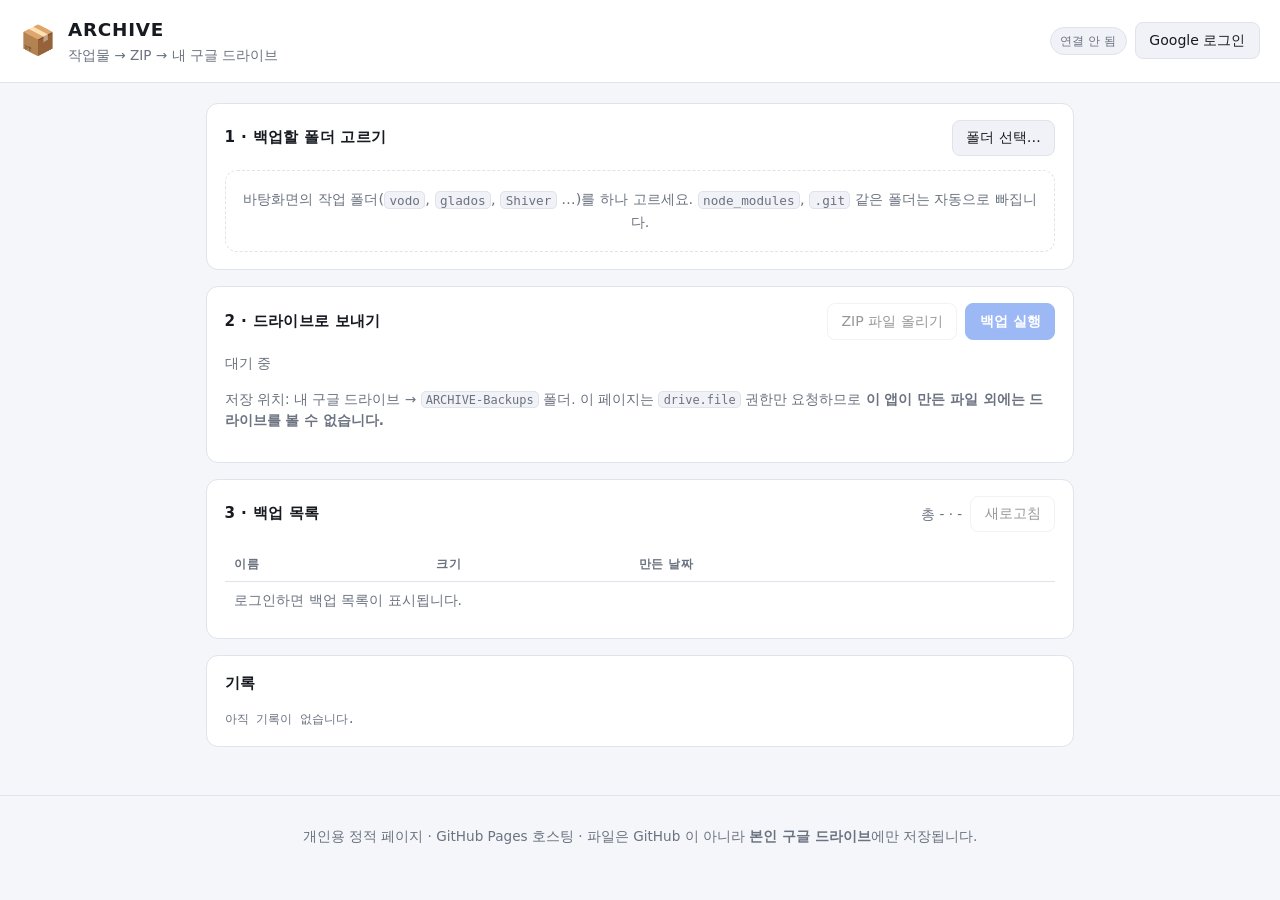
<file: index.html>
<!DOCTYPE html>
<html lang="ko">
<head>
<meta charset="utf-8">
<meta name="viewport" content="width=device-width, initial-scale=1">
<title>ARCHIVE — 개인 백업 콘솔</title>
<meta name="description" content="작업 폴더를 ZIP 으로 묶어 내 구글 드라이브에 백업하는 개인용 페이지">
<link rel="stylesheet" href="assets/style.css">
<link rel="icon" href="data:image/svg+xml,<svg xmlns='http://www.w3.org/2000/svg' viewBox='0 0 16 16'><text y='13' font-size='13'>📦</text></svg>">
<script src="https://accounts.google.com/gsi/client" async defer></script>
<script src="config.js"></script>
</head>
<body>

<header class="topbar">
  <div class="brand">
    <span class="logo">📦</span>
    <div>
      <h1>ARCHIVE</h1>
      <p class="muted small">작업물 → ZIP → 내 구글 드라이브</p>
    </div>
  </div>
  <div class="account">
    <span id="account-state" class="pill">연결 안 됨</span>
    <button id="btn-signin" data-guard>Google 로그인</button>
    <button id="btn-signout" class="ghost hidden">연결 끊기</button>
  </div>
</header>

<main>

  <div id="setup-banner" class="banner hidden">
    <strong>설정이 아직 안 끝났습니다.</strong>
    <span><code>config.js</code> 의 <code>CLIENT_ID</code> 에 Google OAuth 클라이언트 ID 를 넣어야 로그인이 됩니다.
    발급 방법은 <a href="README.md" target="_blank" rel="noopener">README.md</a> 3번 항목을 보세요.</span>
  </div>

  <section class="card">
    <div class="card-head">
      <h2>1 · 백업할 폴더 고르기</h2>
      <button id="btn-pick" data-guard>폴더 선택…</button>
    </div>
    <div id="source-empty" class="empty">
      바탕화면의 작업 폴더(<code>vodo</code>, <code>glados</code>, <code>Shiver</code> …)를 하나 고르세요.
      <code>node_modules</code>, <code>.git</code> 같은 폴더는 자동으로 빠집니다.
    </div>
    <div id="source-detail" class="hidden">
      <div class="source-line">
        <span class="folder-icon">📁</span>
        <strong id="source-name"></strong>
        <span id="source-meta" class="muted small"></span>
      </div>
      <label class="field">
        <span>ZIP 파일 이름</span>
        <input id="zip-name" type="text" spellcheck="false">
      </label>
      <label class="field">
        <span>메모 <span class="muted small">(선택 — 드라이브 설명란에 저장)</span></span>
        <input id="zip-note" type="text" placeholder="예: 1.2 버전, 맵 에디터까지 완성">
      </label>
    </div>
  </section>

  <section class="card">
    <div class="card-head">
      <h2>2 · 드라이브로 보내기</h2>
      <div class="btn-row">
        <button id="btn-upload-zip" class="ghost" disabled>ZIP 파일 올리기</button>
        <button id="btn-backup" class="primary" disabled>백업 실행</button>
      </div>
    </div>
    <div class="status-row">
      <span id="status-text" class="muted">대기 중</span>
      <div id="progress" class="progress hidden"><div id="progress-fill"></div></div>
    </div>
    <p class="muted small">
      저장 위치: 내 구글 드라이브 → <code id="folder-label">ARCHIVE-Backups</code> 폴더.
      이 페이지는 <code>drive.file</code> 권한만 요청하므로 <strong>이 앱이 만든 파일 외에는 드라이브를 볼 수 없습니다.</strong>
    </p>
  </section>

  <section class="card">
    <div class="card-head">
      <h2>3 · 백업 목록</h2>
      <div class="btn-row">
        <span class="muted small">총 <span id="backup-count">-</span> · <span id="backup-total">-</span></span>
        <button id="btn-refresh" class="ghost" disabled>새로고침</button>
      </div>
    </div>
    <div class="table-wrap">
      <table>
        <thead>
          <tr><th>이름</th><th>크기</th><th>만든 날짜</th><th></th></tr>
        </thead>
        <tbody id="backup-rows">
          <tr><td colspan="4" class="muted">로그인하면 백업 목록이 표시됩니다.</td></tr>
        </tbody>
      </table>
    </div>
  </section>

  <section class="card">
    <div class="card-head"><h2>기록</h2></div>
    <div id="log" class="log"></div>
  </section>

</main>

<footer>
  <p class="muted small">
    개인용 정적 페이지 · GitHub Pages 호스팅 · 파일은 GitHub 이 아니라 <strong>본인 구글 드라이브</strong>에만 저장됩니다.
  </p>
</footer>

<script type="module" src="assets/app.js"></script>
</body>
</html>
</file>
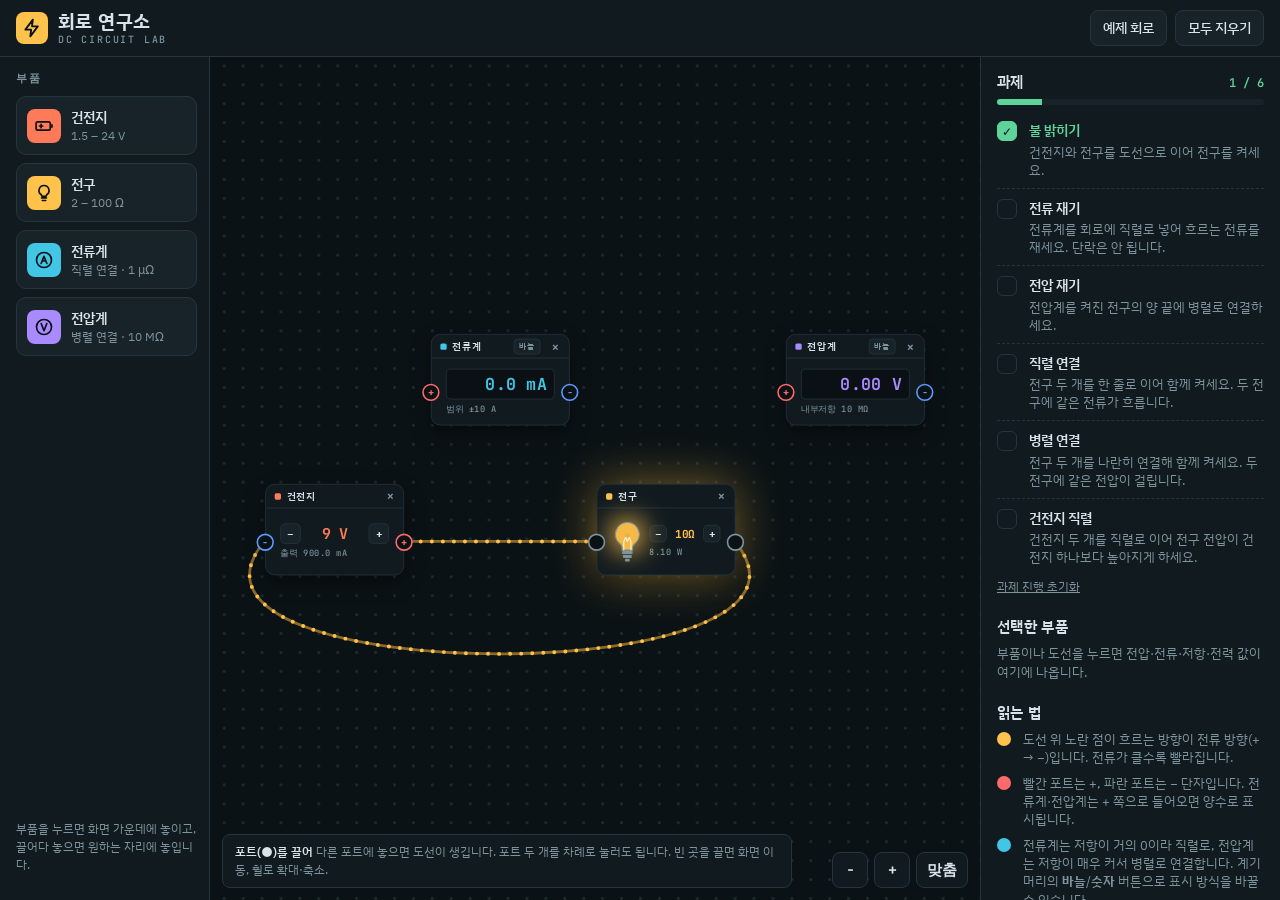
<file: circuit-lab.html>
<!DOCTYPE html>
<html lang="ko">
<head>
<meta charset="utf-8">
<meta name="viewport" content="width=device-width, initial-scale=1, viewport-fit=cover">
<title>회로 연구소</title>
<meta name="claude:viewport-fit-sides" content="cover">
<meta name="description" content="건전지·전구·전류계·전압계를 노드로 놓고 도선으로 이어 직류 회로를 실험하는 페이지">
<link rel="preconnect" href="https://fonts.googleapis.com">
<link rel="preconnect" href="https://fonts.gstatic.com" crossorigin>
<link rel="stylesheet" href="https://fonts.googleapis.com/css2?family=Chakra+Petch:wght@500;600;700&family=IBM+Plex+Sans+KR:wght@400;500;600&family=JetBrains+Mono:wght@500;700&display=swap">
<style>
/* Layout: node-graph workbench — parts shelf | infinite dotted board | goals & inspector. Single dark look by design. */
:root {
  color-scheme: dark;
  --bg: #0b1215;
  --grid: #1d2a30;
  --panel: #111a1f;
  --panel-2: #172329;
  --lcd: #0a1013;
  --line: #243540;
  --fg: #d8e4e9;
  --muted: #7d939d;
  --amber: #ffc24b;
  --bat: #ff7a59;
  --amm: #42c6e6;
  --vol: #a98bff;
  --pos: #ff6b6b;
  --neg: #5b9dff;
  --danger: #ff4d5e;
  --face: #ebe5d3;
  --ink: #23292c;
  --needle: #d8342c;
  --ok: #5ed39a;
  --wire: #44606c;
  --wire-live: #8a6a2a;
  --f-display: "Chakra Petch", "IBM Plex Sans KR", system-ui, sans-serif;
  --f-body: "IBM Plex Sans KR", system-ui, -apple-system, "Malgun Gothic", sans-serif;
  --f-mono: "JetBrains Mono", ui-monospace, "SFMono-Regular", Menlo, monospace;
}
*, *::before, *::after { box-sizing: border-box; }
html, body { height: 100%; }
body {
  margin: 0; overflow: hidden;
  background: var(--bg); color: var(--fg);
  font: 14px/1.45 var(--f-body);
  -webkit-font-smoothing: antialiased;
}
button { font: inherit; color: inherit; }
:focus-visible { outline: 2px solid var(--amber); outline-offset: 2px; }

.app {
  height: 100%;
  display: grid;
  grid-template-columns: 210px minmax(0, 1fr) 300px;
  grid-template-rows: auto minmax(0, 1fr);
  grid-template-areas: "top top top" "pal stage side";
}

/* ---------- top bar ---------- */
.top {
  grid-area: top;
  display: flex; align-items: center; justify-content: space-between; gap: 12px;
  padding-block: 10px;
  padding-left: max(16px, env(safe-area-inset-left, 0px));
  padding-right: max(16px, env(safe-area-inset-right, 0px));
  background: var(--panel); border-bottom: 1px solid var(--line);
}
.brand { display: flex; align-items: center; gap: 10px; min-width: 0; }
.logo {
  width: 32px; height: 32px; border-radius: 8px; flex: none;
  display: grid; place-items: center; background: var(--amber); color: var(--bg);
}
.logo svg { width: 20px; height: 20px; }
.brand h1 { margin: 0; font: 700 19px/1 var(--f-display); letter-spacing: .02em; white-space: nowrap; }
.brand small {
  display: block; margin-top: 4px;
  font: 500 10px/1 var(--f-mono); letter-spacing: .18em; color: var(--muted); text-transform: uppercase;
}
.actions { display: flex; gap: 8px; }
.btn {
  background: var(--panel-2); border: 1px solid var(--line); border-radius: 8px;
  padding: 7px 12px; cursor: pointer; font-weight: 500; white-space: nowrap;
}
.btn:hover { border-color: var(--muted); }
.btn.armed { border-color: var(--danger); color: var(--danger); }
.only-narrow, .btn .short { display: none; }

/* ---------- parts shelf ---------- */
.palette {
  grid-area: pal;
  display: flex; flex-direction: column; gap: 8px;
  padding-block: 14px;
  padding-left: max(16px, env(safe-area-inset-left, 0px));
  padding-right: 12px;
  background: var(--panel); border-right: 1px solid var(--line);
  overflow: auto;
}
.label {
  margin: 2px 0 4px;
  font: 600 11px/1 var(--f-mono); letter-spacing: .14em; text-transform: uppercase; color: var(--muted);
}
.part {
  --k: var(--muted);
  display: flex; align-items: center; gap: 10px; width: 100%;
  padding: 10px; text-align: left;
  background: var(--panel-2); border: 1px solid var(--line); border-radius: 10px;
  cursor: grab; touch-action: none; user-select: none; -webkit-user-select: none;
}
.part:hover { border-color: var(--k); }
.part .pi {
  width: 34px; height: 34px; flex: none; border-radius: 8px;
  display: grid; place-items: center; background: var(--k); color: var(--bg);
}
.part .pi svg { width: 20px; height: 20px; }
.part b { display: block; font-weight: 600; }
.part .s { display: block; font-size: 11.5px; color: var(--muted); }
.palette .note { margin-top: auto; font-size: 12px; color: var(--muted); line-height: 1.5; }
.k-battery { --k: var(--bat); }
.k-bulb { --k: var(--amber); }
.k-ammeter { --k: var(--amm); }
.k-voltmeter { --k: var(--vol); }

/* ---------- board ---------- */
.stage {
  grid-area: stage; position: relative; overflow: hidden;
  touch-action: none; user-select: none; -webkit-user-select: none;
  background-color: var(--bg);
  background-image: radial-gradient(circle, var(--grid) 1.3px, transparent 1.6px);
  background-size: 24px 24px;
}
.stage.panning { cursor: grabbing; }
.world { position: absolute; left: 0; top: 0; transform-origin: 0 0; }
svg.wires {
  position: absolute; left: -5000px; top: -5000px; width: 10000px; height: 10000px;
  overflow: visible; pointer-events: none;
}
.w-base { fill: none; stroke: var(--wire); stroke-width: 3.5; stroke-linecap: round; }
.w-flow { fill: none; stroke: var(--amber); stroke-width: 5; stroke-linecap: round; stroke-dasharray: 0 14; opacity: 0; }
.w-hit { fill: none; stroke: transparent; stroke-width: 18; pointer-events: stroke; cursor: pointer; }
.wire.live .w-base { stroke: var(--wire-live); }
.wire.live .w-flow { opacity: 1; }
.wire.sel .w-base { stroke: var(--fg); }
.w-tmp { fill: none; stroke: var(--amber); stroke-width: 2.5; stroke-dasharray: 6 6; opacity: .85; }
.w-del { pointer-events: all; cursor: pointer; }
.w-del circle { fill: var(--danger); stroke: var(--bg); stroke-width: 2; }
.w-del path { stroke: var(--bg); stroke-width: 2.4; stroke-linecap: round; }

/* ---------- nodes ---------- */
.node {
  --k: var(--muted); --b: 0;
  position: absolute; width: 176px; height: 116px;
  background: var(--panel); border: 1px solid var(--line); border-radius: 12px;
  box-shadow: 0 10px 26px rgba(0, 0, 0, .4);
  cursor: grab; touch-action: none;
}
.node.sel { border-color: var(--k); box-shadow: 0 0 0 1px var(--k), 0 10px 26px rgba(0, 0, 0, .4); }
.node.lit { box-shadow: 0 0 calc(10px + 50px * var(--b)) rgba(255, 194, 75, calc(.45 * var(--b))), 0 10px 26px rgba(0, 0, 0, .4); }
.node.lit.sel { box-shadow: 0 0 0 1px var(--k), 0 0 calc(10px + 50px * var(--b)) rgba(255, 194, 75, calc(.45 * var(--b))); }
.node.short { border-color: var(--danger); animation: alarm .5s ease-in-out infinite alternate; }
@keyframes alarm { to { box-shadow: 0 0 0 3px var(--danger), 0 0 30px rgba(255, 77, 94, .55); } }
.nh {
  height: 30px; display: flex; align-items: center; gap: 7px;
  padding: 0 5px 0 11px; border-bottom: 1px solid var(--line);
  font: 600 13px/1 var(--f-display); letter-spacing: .02em;
}
.nh .dot { width: 8px; height: 8px; border-radius: 2px; background: var(--k); flex: none; }
.nh .nm { flex: 1; }
.nh .tag { font: 500 10px/1 var(--f-mono); color: var(--muted); }
.nh .x {
  width: 24px; height: 24px; border: 0; border-radius: 6px; background: transparent;
  color: var(--muted); cursor: pointer; font-size: 17px; line-height: 1;
}
.nh .x:hover { background: var(--panel-2); color: var(--danger); }
.nb { height: 84px; padding: 8px 18px; display: flex; flex-direction: column; justify-content: center; gap: 6px; }
.lcd {
  font: 700 21px/1 var(--f-mono); font-variant-numeric: tabular-nums; color: var(--k);
  background: var(--lcd); border: 1px solid var(--line); border-radius: 6px;
  padding: 8px 9px; text-align: right; white-space: nowrap;
}
.lcd.over { color: var(--danger); }
.sub { font: 500 11px/1.2 var(--f-mono); color: var(--muted); white-space: nowrap; overflow: hidden; text-overflow: ellipsis; }
.sub.bad { color: var(--danger); }
.nh .mode {
  height: 20px; padding: 0 6px; border-radius: 5px; cursor: pointer;
  border: 1px solid var(--line); background: var(--panel-2); color: var(--muted);
  font: 600 10.5px/1 var(--f-body);
}
.nh .mode:hover { border-color: var(--k); color: var(--fg); }
.gauge { display: none; width: 100%; height: 70px; }
.node.analog .nb { padding-block: 7px; }
.node.analog .gauge { display: block; }
.node.analog .lcd, .node.analog .sub { display: none; }
.g-face { fill: var(--face); stroke: var(--line); }
.g-arc { fill: none; stroke: var(--ink); stroke-width: 1.2; }
.g-tick { stroke: var(--ink); stroke-width: 1; stroke-linecap: round; }
.g-tick.major { stroke-width: 1.6; }
.g-lab { fill: var(--ink); font: 600 7px var(--f-mono); text-anchor: middle; dominant-baseline: central; }
.g-unit { fill: var(--ink); font: 700 12px var(--f-display); text-anchor: middle; dominant-baseline: central; }
.g-unit.bad { fill: var(--needle); font-size: 9px; }
.g-needle { transform-box: view-box; transform-origin: 70px 64px; transition: transform .45s cubic-bezier(.3, 1.35, .5, 1); }
.g-needle line { stroke: var(--needle); stroke-width: 1.8; stroke-linecap: round; }
.g-pivot { fill: var(--ink); }
.step { display: flex; align-items: center; gap: 6px; }
.step button {
  width: 26px; height: 26px; flex: none; border-radius: 6px; cursor: pointer;
  border: 1px solid var(--line); background: var(--panel-2); font-weight: 700; line-height: 1;
}
.step button:hover { border-color: var(--k); }
.step .val { flex: 1; text-align: center; font: 700 19px/1 var(--f-mono); color: var(--k); font-variant-numeric: tabular-nums; white-space: nowrap; }
.step.sm button { width: 22px; height: 22px; }
.step.sm .val { font-size: 14px; }

.port {
  --pc: var(--muted);
  position: absolute; top: 73px; margin-top: -11px; width: 22px; height: 22px; z-index: 2;
  display: grid; place-items: center; border-radius: 50%;
  background: var(--bg); border: 2px solid var(--pc); color: var(--pc);
  font: 700 13px/1 var(--f-mono); cursor: crosshair; transition: transform .12s;
}
.port.left { left: -12px; }
.port.right { right: -12px; }
.port[data-sign="+"] { --pc: var(--pos); }
.port[data-sign="-"] { --pc: var(--neg); }
.port:hover, .port.target { transform: scale(1.3); }
.port.pending { background: var(--pc); color: var(--bg); animation: pulse 1s ease-in-out infinite; }
@keyframes pulse { 50% { transform: scale(1.35); } }

.bulbrow { display: flex; align-items: center; gap: 8px; }
.bulb-ico { width: 40px; height: 54px; flex: none; position: relative; }
.bulb-ico svg { position: relative; width: 100%; height: 100%; display: block; }
.bulb-ico .glow {
  position: absolute; left: 50%; top: 36%; width: 6px; height: 6px; border-radius: 50%;
  transform: translate(-50%, -50%);
  box-shadow: 0 0 calc(4px + 30px * var(--b)) calc(2px + 14px * var(--b)) rgba(255, 194, 75, var(--b));
}
.glass { fill: rgba(255, 194, 75, calc(.06 + .85 * var(--b))); stroke: var(--muted); stroke-width: 1.4; }
.fil { fill: none; stroke: var(--muted); stroke-width: 1.3; stroke-linejoin: round; }
.node.lit .fil { stroke: #fff4d6; }
.base { fill: var(--muted); }
.bcol { flex: 1; min-width: 0; display: flex; flex-direction: column; gap: 6px; }

.k-battery.node { --k: var(--bat); }
.k-bulb.node { --k: var(--amber); }
.k-ammeter.node { --k: var(--amm); }
.k-voltmeter.node { --k: var(--vol); }

/* ---------- HUD on the board ---------- */
.zoom {
  position: absolute; z-index: 5; display: flex; gap: 6px;
  right: max(12px, env(safe-area-inset-right, 0px)); bottom: 12px;
}
.zoom button {
  min-width: 36px; height: 36px; padding: 0 10px; border-radius: 8px; cursor: pointer;
  background: var(--panel); border: 1px solid var(--line); font: 600 15px/1 var(--f-mono);
}
.zoom button:hover { border-color: var(--muted); }
.hint {
  position: absolute; z-index: 5; left: 12px; bottom: 12px; max-width: calc(100% - 200px);
  padding: 8px 12px; border-radius: 8px; background: var(--panel); border: 1px solid var(--line);
  font-size: 12px; color: var(--muted); line-height: 1.5;
}
.hint b { color: var(--fg); font-weight: 600; }
.toast {
  position: absolute; z-index: 6; left: 50%; top: 14px; transform: translate(-50%, -8px);
  max-width: calc(100% - 32px); padding: 9px 14px; border-radius: 9px;
  background: var(--panel-2); border: 1px solid var(--line); font-weight: 500;
  opacity: 0; pointer-events: none; transition: opacity .2s, transform .2s;
}
.toast.on { opacity: 1; transform: translate(-50%, 0); }
.toast.bad { border-color: var(--danger); color: var(--danger); }
.toast.good { border-color: var(--ok); color: var(--ok); }
.ghost {
  position: fixed; z-index: 60; pointer-events: none; transform: translate(-50%, -50%);
  padding: 8px 14px; border-radius: 9px; background: var(--panel-2); border: 1px dashed var(--k);
  font-weight: 600; color: var(--k);
}

/* ---------- side panel ---------- */
.side {
  grid-area: side; overflow: auto;
  display: flex; flex-direction: column; gap: 22px;
  padding-block: 16px;
  padding-left: 16px;
  padding-right: max(16px, env(safe-area-inset-right, 0px));
  background: var(--panel); border-left: 1px solid var(--line);
}
.side h2 { margin: 0; font: 600 15px/1.2 var(--f-display); letter-spacing: .02em; text-wrap: balance; }
.sec-head { display: flex; align-items: baseline; justify-content: space-between; gap: 8px; margin-bottom: 8px; }
.sec-head .count { font: 600 12px/1 var(--f-mono); color: var(--ok); }
.linkbtn { border: 0; background: none; padding: 0; color: var(--muted); font-size: 12px; cursor: pointer; text-decoration: underline; }
.progress { height: 6px; border-radius: 3px; overflow: hidden; background: var(--panel-2); margin-bottom: 6px; }
.progress i { display: block; height: 100%; width: 0; background: var(--ok); transition: width .3s; }
.goal { display: grid; grid-template-columns: 22px minmax(0, 1fr); gap: 10px; padding: 9px 0; border-bottom: 1px dashed var(--line); }
.goal:last-child { border-bottom: 0; }
.goal .ck {
  width: 20px; height: 20px; margin-top: 1px; border-radius: 6px; border: 1.5px solid var(--line);
  display: grid; place-items: center; font-size: 12px; font-weight: 700; color: transparent;
}
.goal.done .ck { background: var(--ok); border-color: var(--ok); color: var(--bg); }
.goal b { display: block; font-weight: 600; }
.goal.done b { color: var(--ok); }
.goal p { margin: 2px 0 0; font-size: 12.5px; color: var(--muted); }
.insp-empty { margin: 0; font-size: 13px; color: var(--muted); }
.insp-title { display: flex; align-items: center; gap: 8px; margin-bottom: 8px; font-weight: 600; }
.insp-title .dot { width: 9px; height: 9px; border-radius: 2px; background: var(--k); }
.rows { display: grid; grid-template-columns: auto minmax(0, 1fr); gap: 6px 12px; margin: 0; }
.rows dt { color: var(--muted); font-size: 13px; }
.rows dd { margin: 0; text-align: right; font: 600 13px/1.4 var(--f-mono); font-variant-numeric: tabular-nums; }
.rows dd.bad { color: var(--danger); }
.rows dd.good { color: var(--ok); }
.ohm {
  margin-top: 10px; padding: 8px 10px; border-radius: 8px; background: var(--lcd); border: 1px solid var(--line);
  font: 500 12px/1.5 var(--f-mono); color: var(--muted); overflow-x: auto; white-space: nowrap;
}
.ohm b { color: var(--amber); font-weight: 700; }
.insp-del { margin-top: 12px; width: 100%; }
.legend { margin: 0; padding: 0; list-style: none; display: grid; gap: 8px; font-size: 12.5px; color: var(--muted); }
.legend li { display: grid; grid-template-columns: 18px minmax(0, 1fr); gap: 8px; align-items: start; }
.legend .sw { width: 14px; height: 14px; margin-top: 2px; border-radius: 50%; }
.side-close { display: none; }

/* ---------- narrow screens ---------- */
@media (max-width: 760px) {
  .app {
    grid-template-columns: minmax(0, 1fr);
    grid-template-rows: auto auto minmax(0, 1fr);
    grid-template-areas: "top" "pal" "stage";
  }
  .brand small { display: none; }
  .brand h1 { font-size: 17px; }
  .btn { padding: 7px 10px; }
  .only-narrow { display: inline-block; }
  .btn .long { display: none; }
  .btn .short { display: inline; }
  .brand .logo { width: 28px; height: 28px; }
  .palette {
    flex-direction: row; gap: 6px; overflow: hidden;
    padding-block: 8px;
    padding-right: max(16px, env(safe-area-inset-right, 0px));
    border-right: 0; border-bottom: 1px solid var(--line);
  }
  .palette .label, .palette .note, .part .s { display: none; }
  .part { flex: 1 1 0; min-width: 0; flex-direction: column; gap: 4px; padding: 6px 4px; text-align: center; font-size: 12.5px; }
  .part .pi { width: 28px; height: 28px; }
  .part .pi svg { width: 17px; height: 17px; }
  .hint { display: none; }
  .side {
    position: fixed; z-index: 40; left: 0; right: 0; bottom: 0; max-height: 64%;
    padding-left: max(16px, env(safe-area-inset-left, 0px));
    padding-bottom: max(16px, env(safe-area-inset-bottom, 0px));
    border-left: 0; border-top: 1px solid var(--line); border-radius: 16px 16px 0 0;
    box-shadow: 0 -16px 40px rgba(0, 0, 0, .5);
    transform: translateY(105%); transition: transform .25s ease;
  }
  .side.open { transform: none; }
  .side-close { display: block; align-self: flex-end; }
}
@media (max-width: 380px) {
  .brand .logo { display: none; }
  .actions .btn { padding: 6px 8px; font-size: 13px; }
}
body.dragging, body.dragging * { user-select: none; -webkit-user-select: none; }
@media (prefers-reduced-motion: reduce) {
  .node.short, .port.pending { animation: none; }
  .g-needle { transition: none; }
  .side, .toast, .progress i { transition: none; }
}
</style>
</head>
<body>

<div class="app">
  <header class="top">
    <div class="brand">
      <span class="logo" aria-hidden="true">
        <svg viewBox="0 0 24 24" fill="none" stroke="currentColor" stroke-width="2.2" stroke-linecap="round" stroke-linejoin="round"><path d="M13 2 4 14h7l-1 8 9-12h-7z"/></svg>
      </span>
      <div>
        <h1>회로 연구소</h1>
        <small>DC circuit lab</small>
      </div>
    </div>
    <div class="actions">
      <button type="button" class="btn" id="btn-example"><span class="long">예제 회로</span><span class="short">예제</span></button>
      <button type="button" class="btn" id="btn-clear"><span class="long">모두 지우기</span><span class="short">지우기</span></button>
      <button type="button" class="btn only-narrow" id="btn-side">과제</button>
    </div>
  </header>

  <aside class="palette" id="palette" aria-label="부품">
    <div class="label">부품</div>
    <button type="button" class="part k-battery" data-type="battery"><span class="pi" data-icon="battery"></span><span><b>건전지</b><span class="s">1.5 – 24 V</span></span></button>
    <button type="button" class="part k-bulb" data-type="bulb"><span class="pi" data-icon="bulb"></span><span><b>전구</b><span class="s">2 – 100 Ω</span></span></button>
    <button type="button" class="part k-ammeter" data-type="ammeter"><span class="pi" data-icon="ammeter"></span><span><b>전류계</b><span class="s">직렬 연결 · 1 µΩ</span></span></button>
    <button type="button" class="part k-voltmeter" data-type="voltmeter"><span class="pi" data-icon="voltmeter"></span><span><b>전압계</b><span class="s">병렬 연결 · 10 MΩ</span></span></button>
    <p class="note">부품을 누르면 화면 가운데에 놓이고, 끌어다 놓으면 원하는 자리에 놓입니다.</p>
  </aside>

  <main class="stage" id="stage" aria-label="회로판">
    <div class="world" id="world">
      <svg class="wires" id="wires" viewBox="-5000 -5000 10000 10000" aria-hidden="true">
        <g id="g-wires"></g>
        <path id="w-tmp" class="w-tmp" d=""></path>
        <g id="g-del"></g>
      </svg>
    </div>
    <div class="hint"><b>포트(●)를 끌어</b> 다른 포트에 놓으면 도선이 생깁니다. 포트 두 개를 차례로 눌러도 됩니다. 빈 곳을 끌면 화면 이동, 휠로 확대·축소.</div>
    <div class="zoom">
      <button type="button" id="z-out" aria-label="축소">−</button>
      <button type="button" id="z-in" aria-label="확대">+</button>
      <button type="button" id="z-fit" aria-label="회로 전체 보기">맞춤</button>
    </div>
    <div class="toast" id="toast" role="status" aria-live="polite"></div>
  </main>

  <aside class="side" id="side" aria-label="과제와 측정값">
    <button type="button" class="btn side-close" id="side-close">닫기</button>
    <section>
      <div class="sec-head"><h2>과제</h2><span class="count" id="goal-count">0 / 6</span></div>
      <div class="progress"><i id="goal-bar"></i></div>
      <div id="goals"></div>
      <button type="button" class="linkbtn" id="goal-reset">과제 진행 초기화</button>
    </section>
    <section>
      <div class="sec-head"><h2>선택한 부품</h2></div>
      <div id="insp"></div>
    </section>
    <section>
      <div class="sec-head"><h2>읽는 법</h2></div>
      <ul class="legend">
        <li><span class="sw" style="background:var(--amber)"></span><span>도선 위 노란 점이 흐르는 방향이 전류 방향(+ → −)입니다. 전류가 클수록 빨라집니다.</span></li>
        <li><span class="sw" style="background:var(--pos)"></span><span>빨간 포트는 +, 파란 포트는 − 단자입니다. 전류계·전압계는 + 쪽으로 들어오면 양수로 표시됩니다.</span></li>
        <li><span class="sw" style="background:var(--amm)"></span><span>전류계는 저항이 거의 0이라 직렬로, 전압계는 저항이 매우 커서 병렬로 연결합니다. 계기 머리의 <b>바늘</b>/<b>숫자</b> 버튼으로 표시 방식을 바꿀 수 있습니다.</span></li>
        <li><span class="sw" style="background:var(--danger)"></span><span>전구 없이 건전지 +와 −가 바로 이어지면 단락입니다.</span></li>
      </ul>
    </section>
  </aside>
</div>

<script>
(() => {
  'use strict';

  /* ---------- constants ---------- */
  const NODE_W = 176, NODE_H = 116, LIMIT = 4500;
  const R_BAT = 1e-4;      // 건전지 내부저항 (Ω)
  const R_AMM = 1e-6;      // 전류계 내부저항 (Ω) — 건전지 내부저항보다 작게 해서 단락 시 전구가 꺼지도록
  const R_VOLT = 1e7;      // 전압계 내부저항 (Ω)
  const SHORT_A = 20;      // 건전지 전류가 이보다 크면 단락으로 판단 (A)
  const AMM_MAX = 10;      // 전류계 측정 범위 (A)
  const LIT_W = 0.05;      // 이보다 큰 전력이면 전구가 켜진 것으로 판단 (W)
  const VOLTS = [1.5, 3, 4.5, 6, 9, 12, 24];
  const OHMS = [2, 5, 10, 20, 50, 100];
  const STORE_KEY = 'circuit-lab-v1';

  const TYPES = {
    battery:   { name: '건전지', left: 'n', right: 'p', sign: { p: '+', n: '-' } },
    bulb:      { name: '전구',   left: 'p', right: 'n', sign: { p: 'o', n: 'o' } },
    ammeter:   { name: '전류계', left: 'p', right: 'n', sign: { p: '+', n: '-' } },
    voltmeter: { name: '전압계', left: 'p', right: 'n', sign: { p: '+', n: '-' } },
  };
  const SVG_OPEN = '<svg viewBox="0 0 24 24" fill="none" stroke="currentColor" stroke-width="2" stroke-linecap="round" stroke-linejoin="round" aria-hidden="true">';
  const ICONS = {
    battery: SVG_OPEN + '<rect x="2.5" y="7" width="17" height="10" rx="2"/><path d="M21.5 10.5v3M6.5 12h4M8.5 10v4"/></svg>',
    bulb: SVG_OPEN + '<path d="M9 18h6M10 21h4M12 3a6 6 0 0 0-3.6 10.8c.7.6 1.1 1.3 1.1 2.2h5c0-.9.4-1.6 1.1-2.2A6 6 0 0 0 12 3z"/></svg>',
    ammeter: SVG_OPEN + '<circle cx="12" cy="12" r="9"/><path d="M8.6 16.2 12 7.6l3.4 8.6M9.9 13.2h4.2"/></svg>',
    voltmeter: SVG_OPEN + '<circle cx="12" cy="12" r="9"/><path d="M8.6 7.8 12 16.4l3.4-8.6"/></svg>',
  };
  const BULB_SVG = '<svg viewBox="0 0 40 54" aria-hidden="true">' +
    '<path class="glass" d="M20 3a15 15 0 0 0-9.2 26.9c1.6 1.3 2.6 3 2.6 5V38h13.2v-3.1c0-2 1-3.7 2.6-5A15 15 0 0 0 20 3z"/>' +
    '<path class="fil" d="M15.5 38V27l2.2-5 2.3 5 2.3-5 2.2 5v11"/>' +
    '<rect class="base" x="13.4" y="39" width="13.2" height="4" rx="1"/>' +
    '<rect class="base" x="14.4" y="44" width="11.2" height="4" rx="1"/>' +
    '<rect class="base" x="17" y="49" width="6" height="3.5" rx="1.5"/></svg>';

  const GOALS = [
    { id: 'light',    t: '불 밝히기',   d: '건전지와 전구를 도선으로 이어 전구를 켜세요.' },
    { id: 'amm',      t: '전류 재기',   d: '전류계를 회로에 직렬로 넣어 흐르는 전류를 재세요. 단락은 안 됩니다.' },
    { id: 'volt',     t: '전압 재기',   d: '전압계를 켜진 전구의 양 끝에 병렬로 연결하세요.' },
    { id: 'series',   t: '직렬 연결',   d: '전구 두 개를 한 줄로 이어 함께 켜세요. 두 전구에 같은 전류가 흐릅니다.' },
    { id: 'parallel', t: '병렬 연결',   d: '전구 두 개를 나란히 연결해 함께 켜세요. 두 전구에 같은 전압이 걸립니다.' },
    { id: 'stack',    t: '건전지 직렬', d: '건전지 두 개를 직렬로 이어 전구 전압이 건전지 하나보다 높아지게 하세요.' },
  ];

  /* ---------- state ---------- */
  let S = { nodes: [], wires: [], seq: 1, done: {} };
  const view = { x: 0, y: 0, z: 1 };
  let sim = null;
  let sel = null;          // { kind: 'node' | 'wire', id }
  let pending = null;      // 탭으로 고른 첫 포트 key
  let drag = null;
  let zTop = 10;
  let booting = true;
  let prevShort = new Set();
  let spawnStep = 0;
  const nodeEls = new Map();
  const wireEls = new Map();
  const touches = new Map();

  const $ = (s) => document.querySelector(s);
  const stage = $('#stage'), world = $('#world');
  const gWires = $('#g-wires'), gDel = $('#g-del'), tmpPath = $('#w-tmp');
  const SVGNS = 'http://www.w3.org/2000/svg';
  const clamp = (v, a, b) => Math.max(a, Math.min(b, v));
  const getNode = (id) => S.nodes.find((n) => n.id === id);

  document.querySelectorAll('[data-icon]').forEach((el) => { el.innerHTML = ICONS[el.dataset.icon]; });

  /* ---------- formatting ---------- */
  const noNegZero = (s) => (/^-0(\.0+)?$/.test(s) ? s.slice(1) : s);
  function fmtI(i) {            // 계기판용
    if (Math.abs(i) >= 1) return noNegZero(i.toFixed(2)) + ' A';
    return noNegZero((i * 1000).toFixed(1)) + ' mA';
  }
  function fmtIFine(i) {        // 상세 정보용
    const a = Math.abs(i);
    if (a < 5e-9) return '0 A';
    if (a >= 1) return noNegZero(i.toFixed(3)) + ' A';
    if (a >= 1e-3) return noNegZero((i * 1e3).toFixed(1)) + ' mA';
    return noNegZero((i * 1e6).toFixed(2)) + ' µA';
  }
  const fmtV = (v) => noNegZero(v.toFixed(2)) + ' V';
  const fmtP = (p) => noNegZero(p.toFixed(2)) + ' W';
  const fmtVolt = (v) => (Number.isInteger(v) ? v.toFixed(0) : v.toFixed(1)) + ' V';

  /* ---------- linear solver (Gaussian elimination, partial pivoting) ---------- */
  function solve(A, b) {
    const n = b.length;
    const M = A.map((row, i) => { const r = Array.from(row); r.push(b[i]); return r; });
    for (let c = 0; c < n; c++) {
      let p = c;
      for (let r = c + 1; r < n; r++) if (Math.abs(M[r][c]) > Math.abs(M[p][c])) p = r;
      if (Math.abs(M[p][c]) < 1e-30) continue;
      if (p !== c) { const t = M[c]; M[c] = M[p]; M[p] = t; }
      for (let r = c + 1; r < n; r++) {
        const f = M[r][c] / M[c][c];
        if (!f) continue;
        for (let j = c; j <= n; j++) M[r][j] -= f * M[c][j];
      }
    }
    const x = new Float64Array(n);
    for (let i = n - 1; i >= 0; i--) {
      let s = M[i][n];
      for (let j = i + 1; j < n; j++) s -= M[i][j] * x[j];
      x[i] = Math.abs(M[i][i]) < 1e-30 ? 0 : s / M[i][i];
    }
    return x;
  }

  function makeUF(keys) {
    const parent = new Map(keys.map((k) => [k, k]));
    const find = (k) => { let r = k; while (parent.get(r) !== r) r = parent.get(r); while (parent.get(k) !== r) { const nx = parent.get(k); parent.set(k, r); k = nx; } return r; };
    return { find, union: (a, b) => { const ra = find(a), rb = find(b); if (ra !== rb) parent.set(ra, rb); } };
  }

  /* ---------- circuit simulation (nodal analysis) ----------
     도선으로 이어진 포트들은 하나의 마디(net)가 된다.
     부품은 모두 저항으로 보고, 건전지는 기전력 E + 내부저항 r 을 노턴 등가(전류원 E/r ∥ 1/r)로 넣는다.
     서로 이어지지 않은 회로 덩어리마다 마디 하나를 0 V 기준으로 잡는다.               */
  function simulate() {
    const ports = [];
    for (const n of S.nodes) ports.push(n.id + ':p', n.id + ':n');
    const uf = makeUF(ports);
    for (const w of S.wires) uf.union(w.a, w.b);
    const netIdx = new Map(), netOf = {};
    let N = 0;
    for (const p of ports) { const r = uf.find(p); if (!netIdx.has(r)) netIdx.set(r, N++); netOf[p] = netIdx.get(r); }

    const els = S.nodes.map((n) => ({ n, a: netOf[n.id + ':p'], b: netOf[n.id + ':n'] }));
    for (const e of els) {
      const t = e.n.type;
      e.R = t === 'battery' ? R_BAT : t === 'ammeter' ? R_AMM : t === 'voltmeter' ? R_VOLT : e.n.r;
      e.E = t === 'battery' ? e.n.v : 0;
    }
    const isl = makeUF([...Array(N).keys()]);
    for (const e of els) if (isFinite(e.R) && e.a !== e.b) isl.union(e.a, e.b);
    const idx = new Int32Array(N), seen = new Set();
    let k = 0;
    for (let i = 0; i < N; i++) {
      const r = isl.find(i);
      if (!seen.has(r)) { seen.add(r); idx[i] = -1; } else idx[i] = k++;
    }
    const G = Array.from({ length: k }, () => new Float64Array(k));
    const I = new Float64Array(k);
    for (const e of els) {
      if (!isFinite(e.R) || e.a === e.b) continue;
      const g = 1 / e.R, a = idx[e.a], b = idx[e.b];
      if (a >= 0) G[a][a] += g;
      if (b >= 0) G[b][b] += g;
      if (a >= 0 && b >= 0) { G[a][b] -= g; G[b][a] -= g; }
      if (e.E) { if (a >= 0) I[a] += e.E * g; if (b >= 0) I[b] -= e.E * g; }
    }
    const x = solve(G, I);
    const V = new Float64Array(N);
    for (let i = 0; i < N; i++) V[i] = idx[i] >= 0 ? x[idx[i]] : 0;
    for (const e of els) {
      e.vpn = V[e.a] - V[e.b];                         // + 단자 전위 − (−) 단자 전위
      if (!isFinite(e.R)) e.ipn = 0;                   // 부품 안을 + 단자 → − 단자로 흐르는 전류
      else if (e.E) e.ipn = (e.vpn - e.E) / e.R;
      else e.ipn = e.vpn / e.R;
      e.P = e.vpn * e.ipn;
    }

    // 도선 하나하나의 전류: 같은 마디 안에서 도선을 같은 저항으로 보고 다시 푼다.
    const inj = {};
    for (const e of els) { inj[e.n.id + ':p'] = -e.ipn; inj[e.n.id + ':n'] = e.ipn; }
    const portsByNet = new Map(), wiresByNet = new Map();
    for (const p of ports) { const k = netOf[p]; if (!portsByNet.has(k)) portsByNet.set(k, []); portsByNet.get(k).push(p); }
    for (const w of S.wires) { const k = netOf[w.a]; if (!wiresByNet.has(k)) wiresByNet.set(k, []); wiresByNet.get(k).push(w); }
    const wireI = {};
    for (const [k, ws] of wiresByNet) {
      const ps = portsByNet.get(k), m = ps.length;
      const li = new Map(ps.map((p, i) => [p, i]));
      const L = Array.from({ length: m - 1 }, () => new Float64Array(m - 1));
      const rhs = new Float64Array(m - 1);
      for (const w of ws) {
        const i = li.get(w.a) - 1, j = li.get(w.b) - 1;
        if (i >= 0) L[i][i] += 1;
        if (j >= 0) L[j][j] += 1;
        if (i >= 0 && j >= 0) { L[i][j] -= 1; L[j][i] -= 1; }
      }
      for (let i = 1; i < m; i++) rhs[i - 1] = inj[ps[i]];
      const phi = solve(L, rhs);
      const ph = (i) => (i === 0 ? 0 : phi[i - 1]);
      for (const w of ws) wireI[w.id] = ph(li.get(w.a)) - ph(li.get(w.b));
    }

    // 과제 판정용: 전류계(≈0 Ω)를 도선처럼 합친 마디와, 마디마다 붙은 건전지·전구 단자 수
    const uf2 = makeUF(ports);
    for (const w of S.wires) uf2.union(w.a, w.b);
    for (const n of S.nodes) if (n.type === 'ammeter') uf2.union(n.id + ':p', n.id + ':n');
    const cdeg = {};
    const comp = {};
    for (const e of els) {
      const ca = uf2.find(e.n.id + ':p'), cb = uf2.find(e.n.id + ':n');
      comp[e.n.id] = { a: e.a, b: e.b, ca, cb, vpn: e.vpn, ipn: e.ipn, P: e.P };
      if (e.n.type === 'battery' || e.n.type === 'bulb') { cdeg[ca] = (cdeg[ca] || 0) + 1; cdeg[cb] = (cdeg[cb] || 0) + 1; }
    }
    return { comp, wire: wireI, cdeg };
  }

  /* ---------- geometry ---------- */
  function applyView() {
    world.style.transform = `translate(${view.x}px, ${view.y}px) scale(${view.z})`;
    stage.style.backgroundSize = `${24 * view.z}px ${24 * view.z}px`;
    stage.style.backgroundPosition = `${view.x}px ${view.y}px`;
  }
  function toWorld(cx, cy) {
    const r = stage.getBoundingClientRect();
    return { x: (cx - r.left - view.x) / view.z, y: (cy - r.top - view.y) / view.z };
  }
  function zoomAt(sx, sy, factor) {
    const nz = clamp(view.z * factor, 0.35, 2.2);
    const wx = (sx - view.x) / view.z, wy = (sy - view.y) / view.z;
    view.z = nz; view.x = sx - wx * nz; view.y = sy - wy * nz;
    applyView();
  }
  function fitView() {
    const r = stage.getBoundingClientRect();
    if (!S.nodes.length) { view.z = 1; view.x = r.width / 2; view.y = r.height / 2; applyView(); return; }
    let x0 = Infinity, y0 = Infinity, x1 = -Infinity, y1 = -Infinity;
    for (const n of S.nodes) { x0 = Math.min(x0, n.x); y0 = Math.min(y0, n.y); x1 = Math.max(x1, n.x + NODE_W); y1 = Math.max(y1, n.y + NODE_H); }
    const pad = 70;
    const z = clamp(Math.min(r.width / (x1 - x0 + pad * 2), r.height / (y1 - y0 + pad * 2.6)), 0.35, 1.15);
    view.z = z;
    view.x = r.width / 2 - ((x0 + x1) / 2) * z;
    view.y = r.height / 2 - ((y0 + y1) / 2 + 30) * z;
    applyView();
  }
  function portPos(key) {
    const [id, side] = key.split(':');
    const n = getNode(id), el = nodeEls.get(id);
    const p = el.querySelector(`.port[data-port="${side}"]`);
    return {
      x: n.x + p.offsetLeft + p.offsetWidth / 2,
      y: n.y + p.offsetTop + p.offsetHeight / 2,
      dir: p.classList.contains('left') ? -1 : 1,
    };
  }
  function curvePts(a, b) {
    const dx = b.x - a.x, dy = b.y - a.y;
    let c1x, c2x, c1y = a.y, c2y = b.y;
    if (a.dir !== b.dir) {
      if (a.dir * dx > 30) {                       // 정방향: 부드러운 S자
        const c = Math.max(30, Math.abs(dx) * 0.5);
        c1x = a.x + a.dir * c; c2x = b.x + b.dir * c;
      } else {                                      // 역방향: 부품 아래로 돌아가는 고리
        const c = clamp(Math.abs(dx) * 0.25 + 60, 70, 160);
        const k = Math.max(0, 190 - Math.abs(dy));
        c1x = a.x + a.dir * c; c2x = b.x + b.dir * c;
        c1y += k; c2y += k;
      }
    } else {                                        // 같은 쪽 포트끼리: ㄷ자
      const c = 60;
      const edge = a.dir > 0 ? Math.max(a.x, b.x) + c : Math.min(a.x, b.x) - c;
      c1x = edge; c2x = edge;
    }
    return [a, { x: c1x, y: c1y }, { x: c2x, y: c2y }, b];
  }
  const pathD = (p) => `M${p[0].x} ${p[0].y}C${p[1].x} ${p[1].y} ${p[2].x} ${p[2].y} ${p[3].x} ${p[3].y}`;
  const midPt = (p) => ({ x: (p[0].x + 3 * p[1].x + 3 * p[2].x + p[3].x) / 8, y: (p[0].y + 3 * p[1].y + 3 * p[2].y + p[3].y) / 8 });

  /* ---------- analog gauge (바늘 눈금) ----------
     자동 범위: 값이 들어가는 가장 작은 범위를 고른다. 눈금은 범위를 5칸으로 나눈다.          */
  const A_RANGES = [
    { max: 0.1, div: 1e-3, unit: 'mA' }, { max: 0.5, div: 1e-3, unit: 'mA' },
    { max: 1, div: 1, unit: 'A' }, { max: 5, div: 1, unit: 'A' }, { max: 10, div: 1, unit: 'A' },
  ];
  const V_RANGES = [
    { max: 5, div: 1, unit: 'V' }, { max: 10, div: 1, unit: 'V' }, { max: 25, div: 1, unit: 'V' },
    { max: 50, div: 1, unit: 'V' }, { max: 250, div: 1, unit: 'V' },
  ];
  const G_CX = 70, G_CY = 64, G_R = 52, G_SWEEP = 60;   // 바늘 회전축, 눈금 반지름, 0 기준 좌우 각도
  const isMeter = (n) => n.type === 'ammeter' || n.type === 'voltmeter';
  const modeBtnHTML = (n) => n.mode === 'analog'
    ? '<button type="button" class="mode" data-act="mode" aria-label="숫자로 보기">숫자</button>'
    : '<button type="button" class="mode" data-act="mode" aria-label="바늘 눈금으로 보기">바늘</button>';
  const polar = (r, deg) => {
    const a = deg * Math.PI / 180;
    return [+(G_CX + r * Math.sin(a)).toFixed(2), +(G_CY - r * Math.cos(a)).toFixed(2)];
  };
  const GAUGE_SVG = (() => {
    const [ax, ay] = polar(G_R, -G_SWEEP), [bx, by] = polar(G_R, G_SWEEP);
    return `<svg class="gauge" viewBox="0 0 140 70" aria-hidden="true">` +
      `<rect class="g-face" x="0.5" y="0.5" width="139" height="69" rx="6"></rect>` +
      `<path class="g-arc" d="M${ax} ${ay}A${G_R} ${G_R} 0 0 1 ${bx} ${by}"></path>` +
      `<g class="g-scale"></g>` +
      `<text class="g-unit" x="70" y="47"></text>` +
      `<g class="g-needle"><line x1="70" y1="69" x2="70" y2="16"></line></g>` +
      `<circle class="g-pivot" cx="70" cy="64" r="3.5"></circle></svg>`;
  })();
  function scaleSVG(rg) {
    let out = '';
    for (let i = 0; i <= 10; i++) {
      const deg = -G_SWEEP + (2 * G_SWEEP) * i / 10, major = i % 2 === 0;
      const [x1, y1] = polar(G_R, deg), [x2, y2] = polar(G_R - (major ? 7 : 4), deg);
      out += `<line class="g-tick${major ? ' major' : ''}" x1="${x1}" y1="${y1}" x2="${x2}" y2="${y2}"></line>`;
      if (major) {
        const [lx, ly] = polar(G_R - 15, deg);
        const v = +((rg.max * i / 10) / rg.div).toFixed(2);
        const txt = String(v).replace(/^0\./, '.');      // 0.2 → .2 (계기 눈금 표기)
        out += `<text class="g-lab" x="${lx}" y="${ly}">${txt}</text>`;
      }
    }
    return out;
  }
  function updateGauge(el, ranges, value) {
    const a = Math.abs(value);
    const rg = ranges.find((r) => a <= r.max) || ranges[ranges.length - 1];
    const key = rg.max + rg.unit;
    if (el.dataset.range !== key) {
      el.dataset.range = key;
      el.querySelector('.g-scale').innerHTML = scaleSVG(rg);
    }
    const over = a > ranges[ranges.length - 1].max;
    const reversed = value < 0 && a / rg.max > 0.005;
    const frac = clamp(value / rg.max, -0.04, 1.04);      // 범위를 넘으면 바늘이 끝에 걸린다
    el.querySelector('.g-needle').style.transform = `rotate(${(-G_SWEEP + 2 * G_SWEEP * frac).toFixed(2)}deg)`;
    const unit = el.querySelector('.g-unit');
    unit.textContent = over ? '범위 초과' : reversed ? '극성 반대' : rg.unit;
    unit.classList.toggle('bad', over || reversed);
  }

  /* ---------- DOM: nodes ---------- */
  function portHTML(t, side, cls) {
    const s = t.sign[side];
    const lab = s === '+' ? '+' : s === '-' ? '−' : '';
    return `<div class="port ${cls}" data-port="${side}" data-sign="${s}" title="${s === '+' ? '+ 단자' : s === '-' ? '− 단자' : '단자'}">${lab}</div>`;
  }
  function createNodeEl(n) {
    const t = TYPES[n.type];
    let body;
    if (n.type === 'battery') {
      body = `<div class="step"><button type="button" data-act="dec" aria-label="전압 낮추기">−</button><span class="val" data-f="val"></span><button type="button" data-act="inc" aria-label="전압 높이기">+</button></div><div class="sub" data-f="sub"></div>`;
    } else if (n.type === 'bulb') {
      body = `<div class="bulbrow"><div class="bulb-ico"><i class="glow"></i>${BULB_SVG}</div><div class="bcol"><div class="step sm"><button type="button" data-act="dec" aria-label="저항 낮추기">−</button><span class="val" data-f="val"></span><button type="button" data-act="inc" aria-label="저항 높이기">+</button></div><div class="sub" data-f="sub"></div></div></div>`;
    } else {
      body = `<div class="lcd" data-f="val"></div><div class="sub" data-f="sub"></div>${GAUGE_SVG}`;
    }
    const el = document.createElement('div');
    el.className = `node k-${n.type}` + (n.mode === 'analog' ? ' analog' : '');
    el.dataset.id = n.id;
    el.innerHTML = `<div class="nh"><span class="dot"></span><span class="nm">${t.name}</span>${isMeter(n) ? modeBtnHTML(n) : ''}<button type="button" class="x" data-act="del" aria-label="${t.name} 삭제">×</button></div><div class="nb">${body}</div>` +
      portHTML(t, t.left, 'left') + portHTML(t, t.right, 'right');
    el.style.zIndex = ++zTop;
    world.appendChild(el);
    nodeEls.set(n.id, el);
    positionNode(n);
  }
  function positionNode(n) {
    const el = nodeEls.get(n.id);
    el.style.left = n.x + 'px';
    el.style.top = n.y + 'px';
  }

  /* ---------- DOM: wires ---------- */
  function createWireEl(w) {
    const g = document.createElementNS(SVGNS, 'g');
    g.setAttribute('class', 'wire');
    const mk = (cls) => { const p = document.createElementNS(SVGNS, 'path'); p.setAttribute('class', cls); g.appendChild(p); return p; };
    const base = mk('w-base'), flow = mk('w-flow'), hit = mk('w-hit');
    hit.dataset.id = w.id;
    gWires.appendChild(g);
    wireEls.set(w.id, { g, base, flow, hit, off: 0 });
  }
  function drawWires() {
    let selMid = null;
    for (const w of S.wires) {
      const e = wireEls.get(w.id);
      const pts = curvePts(portPos(w.a), portPos(w.b));
      const d = pathD(pts);
      e.base.setAttribute('d', d); e.flow.setAttribute('d', d); e.hit.setAttribute('d', d);
      if (sel && sel.kind === 'wire' && sel.id === w.id) selMid = midPt(pts);
    }
    gDel.innerHTML = selMid
      ? `<g class="w-del" data-id="${sel.id}" transform="translate(${selMid.x} ${selMid.y})"><title>도선 삭제</title><circle r="12"></circle><path d="M-4.5 -4.5L4.5 4.5M4.5 -4.5L-4.5 4.5"></path></g>`
      : '';
  }
  function drawTmp(fromKey, pt) {
    const a = portPos(fromKey);
    tmpPath.setAttribute('d', pathD(curvePts(a, { x: pt.x, y: pt.y, dir: -a.dir })));
  }
  const hideTmp = () => tmpPath.setAttribute('d', '');

  /* ---------- model edits ---------- */
  function addNode(type, x, y) {
    const n = { id: 'c' + S.seq++, type, x: Math.round(clamp(x, -LIMIT, LIMIT)), y: Math.round(clamp(y, -LIMIT, LIMIT)) };
    if (type === 'battery') n.v = 9;
    if (type === 'bulb') n.r = 10;
    if (type === 'ammeter' || type === 'voltmeter') n.mode = S.meterMode === 'analog' ? 'analog' : 'digital';
    S.nodes.push(n);
    createNodeEl(n);
    sel = { kind: 'node', id: n.id };
    changed();
  }
  function removeNode(id) {
    for (const w of S.wires.filter((w) => w.a.startsWith(id + ':') || w.b.startsWith(id + ':'))) dropWireEl(w.id);
    S.wires = S.wires.filter((w) => !w.a.startsWith(id + ':') && !w.b.startsWith(id + ':'));
    S.nodes = S.nodes.filter((n) => n.id !== id);
    nodeEls.get(id)?.remove();
    nodeEls.delete(id);
    if (sel && sel.id === id) sel = null;
    if (pending && pending.startsWith(id + ':')) clearPending();
    changed();
  }
  function addWire(a, b) {
    if (a === b) return;
    if (S.wires.some((w) => (w.a === a && w.b === b) || (w.a === b && w.b === a))) { toast('이미 이어진 도선입니다.'); return; }
    const w = { id: 'w' + S.seq++, a, b };
    S.wires.push(w);
    createWireEl(w);
    changed();
  }
  function dropWireEl(id) { wireEls.get(id)?.g.remove(); wireEls.delete(id); }
  function removeWire(id) {
    S.wires = S.wires.filter((w) => w.id !== id);
    dropWireEl(id);
    if (sel && sel.id === id) sel = null;
    changed();
  }
  function stepValue(n, d) {
    const list = n.type === 'battery' ? VOLTS : OHMS;
    const key = n.type === 'battery' ? 'v' : 'r';
    let i = list.indexOf(n[key]);
    if (i < 0) i = list.reduce((best, v, j) => (Math.abs(v - n[key]) < Math.abs(list[best] - n[key]) ? j : best), 0);
    n[key] = list[clamp(i + d, 0, list.length - 1)];
    changed();
  }
  function removeSelected() {
    if (!sel) return;
    if (sel.kind === 'node') removeNode(sel.id); else removeWire(sel.id);
  }

  /* ---------- selection & pending port ---------- */
  function select(s) {
    sel = s;
    for (const [id, el] of nodeEls) el.classList.toggle('sel', !!(s && s.kind === 'node' && s.id === id));
    for (const [id, e] of wireEls) e.g.classList.toggle('sel', !!(s && s.kind === 'wire' && s.id === id));
    drawWires();
    renderInspector();
  }
  function portEl(key) {
    const [id, side] = key.split(':');
    return nodeEls.get(id)?.querySelector(`.port[data-port="${side}"]`);
  }
  function setPending(key) {
    clearPending();
    pending = key;
    portEl(key)?.classList.add('pending');
  }
  function clearPending() {
    if (pending) portEl(pending)?.classList.remove('pending');
    pending = null;
    hideTmp();
  }
  function portKeyAt(cx, cy) {
    const el = document.elementFromPoint(cx, cy);
    const p = el && el.closest('.port');
    if (!p) return null;
    return p.closest('.node').dataset.id + ':' + p.dataset.port;
  }
  let targetEl = null;
  function markTarget(key) {
    const el = key ? portEl(key) : null;
    if (el === targetEl) return;
    targetEl?.classList.remove('target');
    targetEl = el;
    targetEl?.classList.add('target');
  }

  /* ---------- after every change ---------- */
  function changed() {
    sim = simulate();
    renderReadouts();
    for (const [id, el] of nodeEls) el.classList.toggle('sel', !!(sel && sel.kind === 'node' && sel.id === id));
    for (const [id, e] of wireEls) e.g.classList.toggle('sel', !!(sel && sel.kind === 'wire' && sel.id === id));
    drawWires();
    checkGoals();
    renderInspector();
    save();
  }

  function renderReadouts() {
    const C = sim.comp;
    const shortNow = new Set();
    for (const n of S.nodes) {
      const el = nodeEls.get(n.id), r = C[n.id];
      const val = el.querySelector('[data-f="val"]'), sub = el.querySelector('[data-f="sub"]');
      if (n.type === 'battery') {
        const out = -r.ipn;
        const isShort = Math.abs(out) > SHORT_A;
        if (isShort) shortNow.add(n.id);
        val.textContent = fmtVolt(n.v);
        sub.textContent = isShort ? '단락! 전류 ' + Math.round(Math.abs(out)).toLocaleString() + ' A' : '출력 ' + fmtI(out);
        sub.classList.toggle('bad', isShort);
        el.classList.toggle('short', isShort);
      } else if (n.type === 'bulb') {
        const P = Math.max(0, r.P);
        const b = clamp(Math.pow(P / 8, 0.55), 0, 1);
        el.style.setProperty('--b', b.toFixed(3));
        el.classList.toggle('lit', P > LIT_W);
        val.textContent = n.r + 'Ω';
        sub.textContent = fmtP(P);
      } else if (n.type === 'ammeter') {
        const over = Math.abs(r.ipn) > AMM_MAX;
        val.textContent = over ? 'OVER' : fmtI(r.ipn);
        val.classList.toggle('over', over);
        sub.textContent = over ? '측정 범위 ±10 A 초과' : '범위 ±10 A';
        sub.classList.toggle('bad', over);
        updateGauge(el, A_RANGES, r.ipn);
      } else {
        val.textContent = fmtV(r.vpn);
        sub.textContent = '내부저항 10 MΩ';
        updateGauge(el, V_RANGES, r.vpn);
      }
    }
    for (const id of shortNow) if (!prevShort.has(id) && !booting) {
      toast('단락! 전구 없이 건전지 +와 −가 바로 이어졌어요. 도선이나 전류계 연결을 확인하세요.', 'bad', 4200);
      break;
    }
    prevShort = shortNow;

    for (const w of S.wires) {
      const I = sim.wire[w.id] || 0;
      wireEls.get(w.id).g.classList.toggle('live', Math.abs(I) > 1e-4);
    }
  }

  /* ---------- goals ---------- */
  const goalsBox = $('#goals');
  goalsBox.innerHTML = GOALS.map((g) =>
    `<div class="goal" data-goal="${g.id}"><span class="ck" aria-hidden="true">✓</span><div><b>${g.t}</b><p>${g.d}</p></div></div>`).join('');

  function checkGoals() {
    const C = sim.comp;
    const lit = S.nodes.filter((n) => n.type === 'bulb' && C[n.id].P > LIT_W);
    const bats = S.nodes.filter((n) => n.type === 'battery');
    const anyShort = bats.some((n) => Math.abs(C[n.id].ipn) > SHORT_A);
    const key = (c) => (c.ca < c.cb ? c.ca + '|' + c.cb : c.cb + '|' + c.ca);
    const met = {};
    met.light = lit.length > 0;
    met.amm = !anyShort && S.nodes.some((n) => n.type === 'ammeter' && Math.abs(C[n.id].ipn) > 1e-3 && Math.abs(C[n.id].ipn) <= AMM_MAX);
    met.volt = S.nodes.some((n) => n.type === 'voltmeter' && Math.abs(C[n.id].vpn) > 0.1 && lit.some((b) => key(C[b.id]) === key(C[n.id])));
    for (let i = 0; i < lit.length; i++) for (let j = i + 1; j < lit.length; j++) {
      const ci = C[lit[i].id], cj = C[lit[j].id];
      if (key(ci) === key(cj)) met.parallel = true;
      else {
        const shared = [ci.ca, ci.cb].filter((x) => x === cj.ca || x === cj.cb);
        if (shared.some((s) => sim.cdeg[s] === 2)) met.series = true;   // 두 전구 사이 마디에 다른 갈래가 없음
      }
    }
    met.stack = bats.length >= 2 && lit.some((b) => Math.abs(C[b.id].vpn) > Math.max(...bats.map((x) => x.v)) + 0.2);

    for (const g of GOALS) {
      if (met[g.id] && !S.done[g.id]) {
        S.done[g.id] = true;
        if (!booting) toast('과제 달성 · ' + g.t, 'good');
      }
    }
    renderGoals();
  }
  function renderGoals() {
    let c = 0;
    for (const g of GOALS) {
      const d = !!S.done[g.id];
      if (d) c++;
      goalsBox.querySelector(`[data-goal="${g.id}"]`).classList.toggle('done', d);
    }
    $('#goal-count').textContent = `${c} / ${GOALS.length}`;
    $('#goal-bar').style.width = (c / GOALS.length) * 100 + '%';
    $('#btn-side').textContent = `과제 ${c}/${GOALS.length}`;
  }

  /* ---------- inspector ---------- */
  const insp = $('#insp');
  function rowsHTML(rows) {
    return '<dl class="rows">' + rows.map(([k, v, cls]) => `<dt>${k}</dt><dd${cls ? ` class="${cls}"` : ''}>${v}</dd>`).join('') + '</dl>';
  }
  function renderInspector() {
    if (!sel || !sim) {
      insp.innerHTML = '<p class="insp-empty">부품이나 도선을 누르면 전압·전류·저항·전력 값이 여기에 나옵니다.</p>';
      return;
    }
    let html = '';
    if (sel.kind === 'wire') {
      const I = sim.wire[sel.id] || 0;
      html = `<div class="insp-title" style="--k:var(--amber)"><span class="dot"></span>도선</div>` +
        rowsHTML([['흐르는 전류', fmtIFine(Math.abs(I))], ['저항', '0 Ω (이상적인 도선)']]) +
        '<button type="button" class="btn insp-del" data-insp="del">도선 삭제</button>';
    } else {
      const n = getNode(sel.id);
      if (!n) { insp.innerHTML = ''; return; }
      const r = sim.comp[n.id];
      const head = `<div class="insp-title k-${n.type}"><span class="dot"></span>${TYPES[n.type].name}</div>`;
      if (n.type === 'battery') {
        const out = -r.ipn, isShort = Math.abs(out) > SHORT_A;
        html = head + rowsHTML([
          ['기전력', fmtVolt(n.v)],
          ['단자 전압', fmtV(r.vpn)],
          ['내보내는 전류', isShort ? Math.round(Math.abs(out)).toLocaleString() + ' A' : fmtIFine(out), isShort ? 'bad' : ''],
          ['내부 저항', '0.1 mΩ'],
          ['상태', isShort ? '단락' : Math.abs(out) > 1e-6 ? '사용 중' : '대기', isShort ? 'bad' : ''],
        ]);
      } else if (n.type === 'bulb') {
        const V = Math.abs(r.vpn), I = Math.abs(r.ipn), P = Math.max(0, r.P);
        html = head + rowsHTML([
          ['걸린 전압', fmtV(V)],
          ['흐르는 전류', fmtIFine(I)],
          ['저항', n.r + ' Ω'],
          ['소비 전력', fmtP(P)],
          ['상태', P > LIT_W ? '켜짐' : '꺼짐', P > LIT_W ? 'good' : ''],
        ]);
        html += `<div class="ohm">V = I × R → <b>${V.toFixed(2)} V</b> = ${I.toFixed(3)} A × ${n.r} Ω</div>`;
      } else if (n.type === 'ammeter') {
        html = head + rowsHTML([
          ['측정 전류', Math.abs(r.ipn) > AMM_MAX ? '범위 초과' : fmtIFine(r.ipn), Math.abs(r.ipn) > AMM_MAX ? 'bad' : ''],
          ['계기 양 끝 전압', fmtV(r.vpn)],
          ['내부 저항', '1 µΩ'],
        ]) + '<div class="ohm">전류계는 측정하려는 길에 <b>직렬</b>로 끼웁니다.</div>';
      } else {
        html = head + rowsHTML([
          ['측정 전압', fmtV(r.vpn)],
          ['계기로 새는 전류', fmtIFine(r.ipn)],
          ['내부 저항', '10 MΩ'],
        ]) + '<div class="ohm">전압계는 재려는 부품 양 끝에 <b>병렬</b>로 겁니다.</div>';
      }
      html += `<button type="button" class="btn insp-del" data-insp="del">${TYPES[n.type].name} 삭제</button>`;
    }
    insp.innerHTML = html;
  }
  insp.addEventListener('click', (e) => { if (e.target.closest('[data-insp="del"]')) removeSelected(); });

  /* ---------- toast ---------- */
  const toastEl = $('#toast');
  let toastTimer = 0;
  function toast(msg, kind = '', ms = 2600) {
    toastEl.textContent = msg;
    toastEl.className = 'toast on' + (kind ? ' ' + kind : '');
    clearTimeout(toastTimer);
    toastTimer = setTimeout(() => { toastEl.className = 'toast'; }, ms);
  }

  /* ---------- pointer input on the board ---------- */
  function startDrag(e, d) {
    d.sx = e.clientX; d.sy = e.clientY; d.pid = e.pointerId; d.moved = false;
    drag = d;
    document.body.classList.add('dragging');
    try { stage.setPointerCapture(e.pointerId); } catch (_) { /* ignore */ }
  }

  stage.addEventListener('pointerdown', (e) => {
    if (e.pointerType === 'mouse' && e.button !== 0) return;
    if (e.target.closest('.zoom, .hint, [data-act]')) return;
    const del = e.target.closest('.w-del');
    if (del) { e.preventDefault(); removeWire(del.dataset.id); return; }
    const port = e.target.closest('.port');
    if (port) {
      e.preventDefault();
      startDrag(e, { kind: 'wire', from: port.closest('.node').dataset.id + ':' + port.dataset.port });
      return;
    }
    const hit = e.target.closest('.w-hit');
    if (hit) { clearPending(); select({ kind: 'wire', id: hit.dataset.id }); return; }
    const nodeEl = e.target.closest('.node');
    if (nodeEl) {
      const n = getNode(nodeEl.dataset.id);
      clearPending();
      select({ kind: 'node', id: n.id });
      nodeEl.style.zIndex = ++zTop;
      const p = toWorld(e.clientX, e.clientY);
      startDrag(e, { kind: 'node', id: n.id, dx: p.x - n.x, dy: p.y - n.y });
      return;
    }
    // 빈 곳: 화면 이동 (두 손가락이면 확대/축소)
    touches.set(e.pointerId, { x: e.clientX, y: e.clientY });
    if (touches.size === 2) {
      const [p1, p2] = [...touches.values()];
      drag = { kind: 'pinch', d0: Math.hypot(p1.x - p2.x, p1.y - p2.y) || 1, z0: view.z, vx: view.x, vy: view.y, mx: (p1.x + p2.x) / 2, my: (p1.y + p2.y) / 2 };
      return;
    }
    clearPending();
    if (sel) select(null);
    stage.classList.add('panning');
    startDrag(e, { kind: 'pan', px: view.x, py: view.y });
  });

  window.addEventListener('pointermove', (e) => {
    if (touches.has(e.pointerId)) touches.set(e.pointerId, { x: e.clientX, y: e.clientY });
    if (!drag) {
      if (pending && e.pointerType === 'mouse') drawTmp(pending, toWorld(e.clientX, e.clientY));
      return;
    }
    if (drag.kind === 'pinch') {
      if (touches.size < 2) return;
      const [p1, p2] = [...touches.values()];
      const r = stage.getBoundingClientRect();
      const d = Math.hypot(p1.x - p2.x, p1.y - p2.y);
      const nz = clamp(drag.z0 * d / drag.d0, 0.35, 2.2);
      const wx = (drag.mx - r.left - drag.vx) / drag.z0, wy = (drag.my - r.top - drag.vy) / drag.z0;
      const mx = (p1.x + p2.x) / 2 - r.left, my = (p1.y + p2.y) / 2 - r.top;
      view.z = nz; view.x = mx - wx * nz; view.y = my - wy * nz;
      applyView();
      return;
    }
    if (e.pointerId !== drag.pid) return;
    const dx = e.clientX - drag.sx, dy = e.clientY - drag.sy;
    if (!drag.moved && Math.hypot(dx, dy) > 5) drag.moved = true;
    if (drag.kind === 'pan') {
      view.x = drag.px + dx; view.y = drag.py + dy;
      applyView();
    } else if (drag.kind === 'node') {
      if (!drag.moved) return;
      const n = getNode(drag.id);
      if (!n) return;
      const p = toWorld(e.clientX, e.clientY);
      n.x = Math.round(clamp(p.x - drag.dx, -LIMIT, LIMIT));
      n.y = Math.round(clamp(p.y - drag.dy, -LIMIT, LIMIT));
      positionNode(n);
      drawWires();
    } else if (drag.kind === 'wire') {
      if (!drag.moved) return;
      drawTmp(drag.from, toWorld(e.clientX, e.clientY));
      const k = portKeyAt(e.clientX, e.clientY);
      markTarget(k && k !== drag.from ? k : null);
    } else if (drag.kind === 'spawn') {
      if (!drag.moved) return;
      if (!drag.ghost) {
        drag.ghost = document.createElement('div');
        drag.ghost.className = `ghost k-${drag.type}`;
        drag.ghost.textContent = TYPES[drag.type].name;
        document.body.appendChild(drag.ghost);
      }
      drag.ghost.style.left = e.clientX + 'px';
      drag.ghost.style.top = e.clientY + 'px';
    }
  });

  function endPointer(e) {
    touches.delete(e.pointerId);
    if (!drag) return;
    if (drag.kind === 'pinch') { if (touches.size < 2) { drag = null; document.body.classList.remove('dragging'); } return; }
    if (e.pointerId !== drag.pid) return;
    const d = drag;
    drag = null;
    document.body.classList.remove('dragging');
    if (d.kind === 'pan') {
      stage.classList.remove('panning');
    } else if (d.kind === 'node') {
      if (d.moved) save();
    } else if (d.kind === 'wire') {
      markTarget(null);
      if (!d.moved) {                       // 탭: 포트 두 개를 차례로 눌러 연결
        if (pending && pending !== d.from) { const a = pending; clearPending(); addWire(a, d.from); }
        else if (pending === d.from) clearPending();
        else setPending(d.from);
      } else {
        const k = e.type === 'pointercancel' ? null : portKeyAt(e.clientX, e.clientY);
        clearPending();
        if (k && k !== d.from) addWire(d.from, k);
      }
    } else if (d.kind === 'spawn') {
      d.ghost?.remove();
      if (e.type === 'pointercancel') return;
      if (!d.moved) { spawnCenter(d.type); return; }
      const r = stage.getBoundingClientRect();
      if (e.clientX >= r.left && e.clientX <= r.right && e.clientY >= r.top && e.clientY <= r.bottom) {
        const p = toWorld(e.clientX, e.clientY);
        addNode(d.type, p.x - NODE_W / 2, p.y - NODE_H / 2);
      }
    }
  }
  window.addEventListener('pointerup', endPointer);
  window.addEventListener('pointercancel', endPointer);

  stage.addEventListener('wheel', (e) => {
    e.preventDefault();
    const r = stage.getBoundingClientRect();
    zoomAt(e.clientX - r.left, e.clientY - r.top, Math.exp(-e.deltaY * 0.0015));
  }, { passive: false });

  world.addEventListener('click', (e) => {
    const b = e.target.closest('[data-act]');
    if (!b) return;
    const n = getNode(b.closest('.node').dataset.id);
    if (!n) return;
    const act = b.dataset.act;
    if (act === 'del') removeNode(n.id);
    else if (act === 'inc') stepValue(n, 1);
    else if (act === 'dec') stepValue(n, -1);
    else if (act === 'mode') {
      n.mode = n.mode === 'analog' ? 'digital' : 'analog';
      S.meterMode = n.mode;                       // 새로 놓는 계기도 같은 방식으로
      const el = nodeEls.get(n.id);
      el.classList.toggle('analog', n.mode === 'analog');
      el.querySelector('.mode').outerHTML = modeBtnHTML(n);
      save();
    }
  });

  /* ---------- parts shelf ---------- */
  function spawnCenter(type) {
    const r = stage.getBoundingClientRect();
    const off = (spawnStep++ % 5) * 26;
    const cx = (r.width / 2 - view.x) / view.z, cy = (r.height / 2 - view.y) / view.z;
    addNode(type, cx - NODE_W / 2 + off, cy - NODE_H / 2 + off);
  }
  const palette = $('#palette');
  palette.addEventListener('pointerdown', (e) => {
    const it = e.target.closest('.part');
    if (!it || (e.pointerType === 'mouse' && e.button !== 0)) return;
    e.preventDefault();
    document.body.classList.add('dragging');
    drag = { kind: 'spawn', type: it.dataset.type, sx: e.clientX, sy: e.clientY, pid: e.pointerId, moved: false, ghost: null };
  });
  palette.addEventListener('click', (e) => {   // 키보드(Enter/Space)로 누른 경우만
    const it = e.target.closest('.part');
    if (it && e.detail === 0) spawnCenter(it.dataset.type);
  });

  /* ---------- keyboard ---------- */
  window.addEventListener('keydown', (e) => {
    if (e.target.closest && e.target.closest('input, textarea, select')) return;
    if ((e.key === 'Delete' || e.key === 'Backspace') && sel) { e.preventDefault(); removeSelected(); }
    else if (e.key === 'Escape') { clearPending(); select(null); side.classList.remove('open'); }
  });

  /* ---------- toolbar ---------- */
  $('#z-in').addEventListener('click', () => { const r = stage.getBoundingClientRect(); zoomAt(r.width / 2, r.height / 2, 1.2); });
  $('#z-out').addEventListener('click', () => { const r = stage.getBoundingClientRect(); zoomAt(r.width / 2, r.height / 2, 1 / 1.2); });
  $('#z-fit').addEventListener('click', fitView);

  const btnClear = $('#btn-clear');
  const CLEAR_HTML = btnClear.innerHTML;
  let clearTimer = 0;
  btnClear.addEventListener('click', () => {
    if (!btnClear.classList.contains('armed')) {
      btnClear.classList.add('armed');
      btnClear.innerHTML = '<span class="long">한 번 더 누르면 삭제</span><span class="short">한 번 더</span>';
      clearTimer = setTimeout(disarmClear, 3000);
      return;
    }
    disarmClear();
    load({ nodes: [], wires: [], seq: S.seq, done: S.done });
    toast('회로판을 비웠습니다.');
  });
  function disarmClear() { clearTimeout(clearTimer); btnClear.classList.remove('armed'); btnClear.innerHTML = CLEAR_HTML; }

  $('#btn-example').addEventListener('click', () => {
    load(exampleCircuit());
    toast('예제 회로: 건전지 → 전류계 → 전구, 전구 양 끝에 전압계');
  });
  $('#goal-reset').addEventListener('click', () => { S.done = {}; booting = true; checkGoals(); booting = false; save(); });

  const side = $('#side');
  $('#btn-side').addEventListener('click', () => side.classList.toggle('open'));
  $('#side-close').addEventListener('click', () => side.classList.remove('open'));

  /* ---------- current flow animation ---------- */
  const reduceMotion = window.matchMedia && window.matchMedia('(prefers-reduced-motion: reduce)').matches;
  let lastT = performance.now();
  function tick(t) {
    const dt = Math.min(0.05, (t - lastT) / 1000);
    lastT = t;
    if (sim && !reduceMotion) {
      for (const w of S.wires) {
        const I = sim.wire[w.id] || 0;
        if (Math.abs(I) <= 1e-4) continue;
        const e = wireEls.get(w.id);
        const speed = Math.min(420, 40 + 70 * Math.log10(1 + Math.abs(I) * 20));
        e.off = (e.off - Math.sign(I) * speed * dt) % 14;
        e.flow.style.strokeDashoffset = e.off.toFixed(2);
      }
    }
    requestAnimationFrame(tick);
  }

  /* ---------- save / load ---------- */
  function save() {
    try { localStorage.setItem(STORE_KEY, JSON.stringify(S)); } catch (_) { /* storage unavailable */ }
  }
  function sanitize(raw) {
    if (!raw || !Array.isArray(raw.nodes) || !Array.isArray(raw.wires)) return null;
    const nodes = [], ids = new Set();
    for (const n of raw.nodes) {
      if (!n || !TYPES[n.type] || typeof n.id !== 'string' || ids.has(n.id) || !isFinite(n.x) || !isFinite(n.y)) continue;
      const m = { id: n.id, type: n.type, x: clamp(+n.x, -LIMIT, LIMIT), y: clamp(+n.y, -LIMIT, LIMIT) };
      if (n.type === 'battery') m.v = VOLTS.includes(n.v) ? n.v : 9;
      if (n.type === 'bulb') m.r = OHMS.includes(n.r) ? n.r : 10;
      if (isMeter(n)) m.mode = n.mode === 'analog' ? 'analog' : 'digital';
      nodes.push(m); ids.add(m.id);
    }
    const okPort = (k) => typeof k === 'string' && /^.+:[pn]$/.test(k) && ids.has(k.slice(0, -2));
    const wires = raw.wires.filter((w) => w && typeof w.id === 'string' && okPort(w.a) && okPort(w.b) && w.a !== w.b)
      .map((w) => ({ id: w.id, a: w.a, b: w.b }));
    let seq = Number.isInteger(raw.seq) ? raw.seq : 1;
    for (const x of [...nodes, ...wires]) { const num = parseInt(x.id.slice(1), 10); if (num >= seq) seq = num + 1; }
    const done = {};
    if (raw.done && typeof raw.done === 'object') for (const g of GOALS) if (raw.done[g.id]) done[g.id] = true;
    return { nodes, wires, seq, done, meterMode: raw.meterMode === 'analog' ? 'analog' : 'digital' };
  }
  function load(data) {
    for (const el of nodeEls.values()) el.remove();
    nodeEls.clear();
    gWires.innerHTML = '';
    wireEls.clear();
    sel = null;
    clearPending();
    prevShort = new Set();
    if (!data.meterMode) data.meterMode = S.meterMode === 'analog' ? 'analog' : 'digital';
    for (const n of data.nodes) if (isMeter(n) && !n.mode) n.mode = data.meterMode;
    S = data;
    for (const n of S.nodes) createNodeEl(n);
    for (const w of S.wires) createWireEl(w);
    changed();
    fitView();
  }

  // 좁은 화면에서는 세로로 쌓은 배치를 쓴다: [건전지, 전류계, 전구, 전압계]
  function layout() {
    return stage.getBoundingClientRect().width < 640
      ? [[0, 160], [240, 0], [240, 300], [240, 470]]
      : [[40, 230], [250, 40], [460, 230], [700, 40]];
  }
  function starterCircuit() {
    const L = layout();
    return {
      seq: 7, done: {},
      nodes: [
        { id: 'c1', type: 'battery', x: L[0][0], y: L[0][1], v: 9 },
        { id: 'c2', type: 'bulb', x: L[2][0], y: L[2][1], r: 10 },
        { id: 'c3', type: 'ammeter', x: L[1][0], y: L[1][1] },
        { id: 'c4', type: 'voltmeter', x: L[3][0], y: L[3][1] },
      ],
      wires: [
        { id: 'w5', a: 'c1:p', b: 'c2:p' },
        { id: 'w6', a: 'c2:n', b: 'c1:n' },
      ],
    };
  }
  function exampleCircuit() {
    const L = layout();
    return {
      seq: 10, done: S.done,
      nodes: [
        { id: 'c1', type: 'battery', x: L[0][0], y: L[0][1], v: 9 },
        { id: 'c2', type: 'ammeter', x: L[1][0], y: L[1][1] },
        { id: 'c3', type: 'bulb', x: L[2][0], y: L[2][1], r: 10 },
        { id: 'c4', type: 'voltmeter', x: L[3][0], y: L[3][1] },
      ],
      wires: [
        { id: 'w5', a: 'c1:p', b: 'c2:p' },
        { id: 'w6', a: 'c2:n', b: 'c3:p' },
        { id: 'w7', a: 'c3:n', b: 'c1:n' },
        { id: 'w8', a: 'c4:p', b: 'c3:p' },
        { id: 'w9', a: 'c4:n', b: 'c3:n' },
      ],
    };
  }

  /* ---------- boot ---------- */
  let saved = null;
  try { saved = sanitize(JSON.parse(localStorage.getItem(STORE_KEY) || 'null')); } catch (_) { saved = null; }
  load(saved && saved.nodes.length ? saved : starterCircuit());
  booting = false;
  window.addEventListener('resize', () => { if (!S.nodes.length) fitView(); });
  requestAnimationFrame(tick);
})();
</script>
</body>
</html>
</file>
<file: assets/style.css>
:root {
  color-scheme: light dark;
  --bg: #0f1115;
  --card: #171a21;
  --card-2: #1e222b;
  --line: #2a2f3a;
  --text: #e6e8ee;
  --muted: #8b93a7;
  --accent: #6ea8ff;
  --accent-ink: #0b1220;
  --ok: #4ade80;
  --warn: #fbbf24;
  --err: #f87171;
  --radius: 12px;
}

@media (prefers-color-scheme: light) {
  :root {
    --bg: #f4f6fa;
    --card: #ffffff;
    --card-2: #f0f2f7;
    --line: #dfe3ec;
    --text: #171a21;
    --muted: #6b7280;
    --accent: #2563eb;
    --accent-ink: #ffffff;
    --ok: #16a34a;
    --warn: #b45309;
    --err: #dc2626;
  }
}

* { box-sizing: border-box; }

body {
  margin: 0;
  background: var(--bg);
  color: var(--text);
  font-family: "Pretendard", -apple-system, "Segoe UI", "Malgun Gothic", system-ui, sans-serif;
  line-height: 1.55;
}

code {
  font-family: ui-monospace, "Cascadia Mono", Consolas, monospace;
  font-size: 0.88em;
  background: var(--card-2);
  border: 1px solid var(--line);
  border-radius: 5px;
  padding: 0.05em 0.35em;
}

.muted { color: var(--muted); }
.small { font-size: 0.85rem; }
.hidden { display: none !important; }

/* 헤더 */
.topbar {
  display: flex;
  align-items: center;
  justify-content: space-between;
  gap: 1rem;
  flex-wrap: wrap;
  padding: 1rem 1.25rem;
  border-bottom: 1px solid var(--line);
  background: var(--card);
  position: sticky;
  top: 0;
  z-index: 5;
}
.brand { display: flex; align-items: center; gap: 0.75rem; }
.logo { font-size: 1.8rem; }
.topbar h1 { font-size: 1.15rem; margin: 0; letter-spacing: 0.04em; }
.topbar p { margin: 0; }
.account { display: flex; align-items: center; gap: 0.5rem; }

.pill {
  font-size: 0.78rem;
  padding: 0.2rem 0.6rem;
  border-radius: 999px;
  border: 1px solid var(--line);
  color: var(--muted);
  background: var(--card-2);
  white-space: nowrap;
}
.pill-on { color: var(--ok); border-color: color-mix(in srgb, var(--ok) 45%, transparent); }

/* 레이아웃 */
main {
  max-width: 900px;
  margin: 0 auto;
  padding: 1.25rem 1rem 3rem;
  display: flex;
  flex-direction: column;
  gap: 1rem;
}

.card {
  background: var(--card);
  border: 1px solid var(--line);
  border-radius: var(--radius);
  padding: 1rem 1.1rem 1.1rem;
}
.card-head {
  display: flex;
  align-items: center;
  justify-content: space-between;
  gap: 0.75rem;
  flex-wrap: wrap;
  margin-bottom: 0.85rem;
}
.card-head h2 { font-size: 0.95rem; margin: 0; letter-spacing: 0.02em; }
.btn-row { display: flex; align-items: center; gap: 0.5rem; flex-wrap: wrap; }

.banner {
  background: color-mix(in srgb, var(--warn) 14%, var(--card));
  border: 1px solid color-mix(in srgb, var(--warn) 45%, transparent);
  border-radius: var(--radius);
  padding: 0.85rem 1rem;
  display: flex;
  flex-direction: column;
  gap: 0.25rem;
  font-size: 0.9rem;
}
.banner a { color: inherit; }

/* 버튼 */
button, a.mini {
  font: inherit;
  font-size: 0.88rem;
  border-radius: 8px;
  border: 1px solid var(--line);
  background: var(--card-2);
  color: var(--text);
  padding: 0.4rem 0.85rem;
  cursor: pointer;
  transition: border-color 0.15s, background 0.15s, opacity 0.15s;
}
button:hover:not(:disabled), a.mini:hover { border-color: var(--accent); }
button:disabled { opacity: 0.45; cursor: not-allowed; }
button.primary {
  background: var(--accent);
  border-color: var(--accent);
  color: var(--accent-ink);
  font-weight: 600;
}
button.ghost { background: transparent; }
button.danger:hover { border-color: var(--err); color: var(--err); }

.mini {
  font-size: 0.8rem;
  padding: 0.22rem 0.55rem;
  text-decoration: none;
  display: inline-block;
}

/* 폴더 선택 */
.empty {
  border: 1px dashed var(--line);
  border-radius: var(--radius);
  padding: 1.1rem;
  color: var(--muted);
  font-size: 0.9rem;
  text-align: center;
}
.source-line {
  display: flex;
  align-items: baseline;
  gap: 0.5rem;
  flex-wrap: wrap;
  padding: 0.6rem 0.8rem;
  background: var(--card-2);
  border: 1px solid var(--line);
  border-radius: 8px;
  margin-bottom: 0.75rem;
}
.field { display: flex; flex-direction: column; gap: 0.25rem; margin-bottom: 0.6rem; font-size: 0.85rem; }
.field input {
  font: inherit;
  font-size: 0.9rem;
  padding: 0.45rem 0.6rem;
  border-radius: 8px;
  border: 1px solid var(--line);
  background: var(--bg);
  color: var(--text);
}
.field input:focus { outline: 2px solid color-mix(in srgb, var(--accent) 50%, transparent); outline-offset: 1px; }

/* 진행률 */
.status-row { display: flex; align-items: center; gap: 0.75rem; margin-bottom: 0.6rem; }
#status-text { font-size: 0.87rem; flex: 0 1 auto; min-width: 0; overflow: hidden; text-overflow: ellipsis; white-space: nowrap; }
.progress { flex: 1; height: 6px; background: var(--card-2); border-radius: 999px; overflow: hidden; }
#progress-fill { height: 100%; width: 0; background: var(--accent); transition: width 0.2s; }

/* 표 */
.table-wrap { overflow-x: auto; }
table { width: 100%; border-collapse: collapse; font-size: 0.88rem; }
th, td { text-align: left; padding: 0.5rem 0.6rem; border-bottom: 1px solid var(--line); vertical-align: top; }
th { font-weight: 600; font-size: 0.78rem; color: var(--muted); text-transform: uppercase; letter-spacing: 0.04em; }
tbody tr:last-child td { border-bottom: none; }
td.actions { white-space: nowrap; text-align: right; }
td.actions > * { margin-left: 0.3rem; }
.fname { word-break: break-all; }

/* 로그 */
.log {
  max-height: 220px;
  overflow-y: auto;
  font-family: ui-monospace, "Cascadia Mono", Consolas, monospace;
  font-size: 0.78rem;
  display: flex;
  flex-direction: column;
  gap: 0.15rem;
}
.log:empty::after { content: "아직 기록이 없습니다."; color: var(--muted); font-family: inherit; }
.log-line { color: var(--muted); word-break: break-all; }
.log-ok { color: var(--ok); }
.log-warn { color: var(--warn); }
.log-error { color: var(--err); }

footer { border-top: 1px solid var(--line); padding: 1rem; text-align: center; }

@media (max-width: 560px) {
  .card-head { align-items: flex-start; flex-direction: column; }
  td.actions { text-align: left; }
  td.actions > * { margin: 0.15rem 0.3rem 0.15rem 0; }
}
</file>
